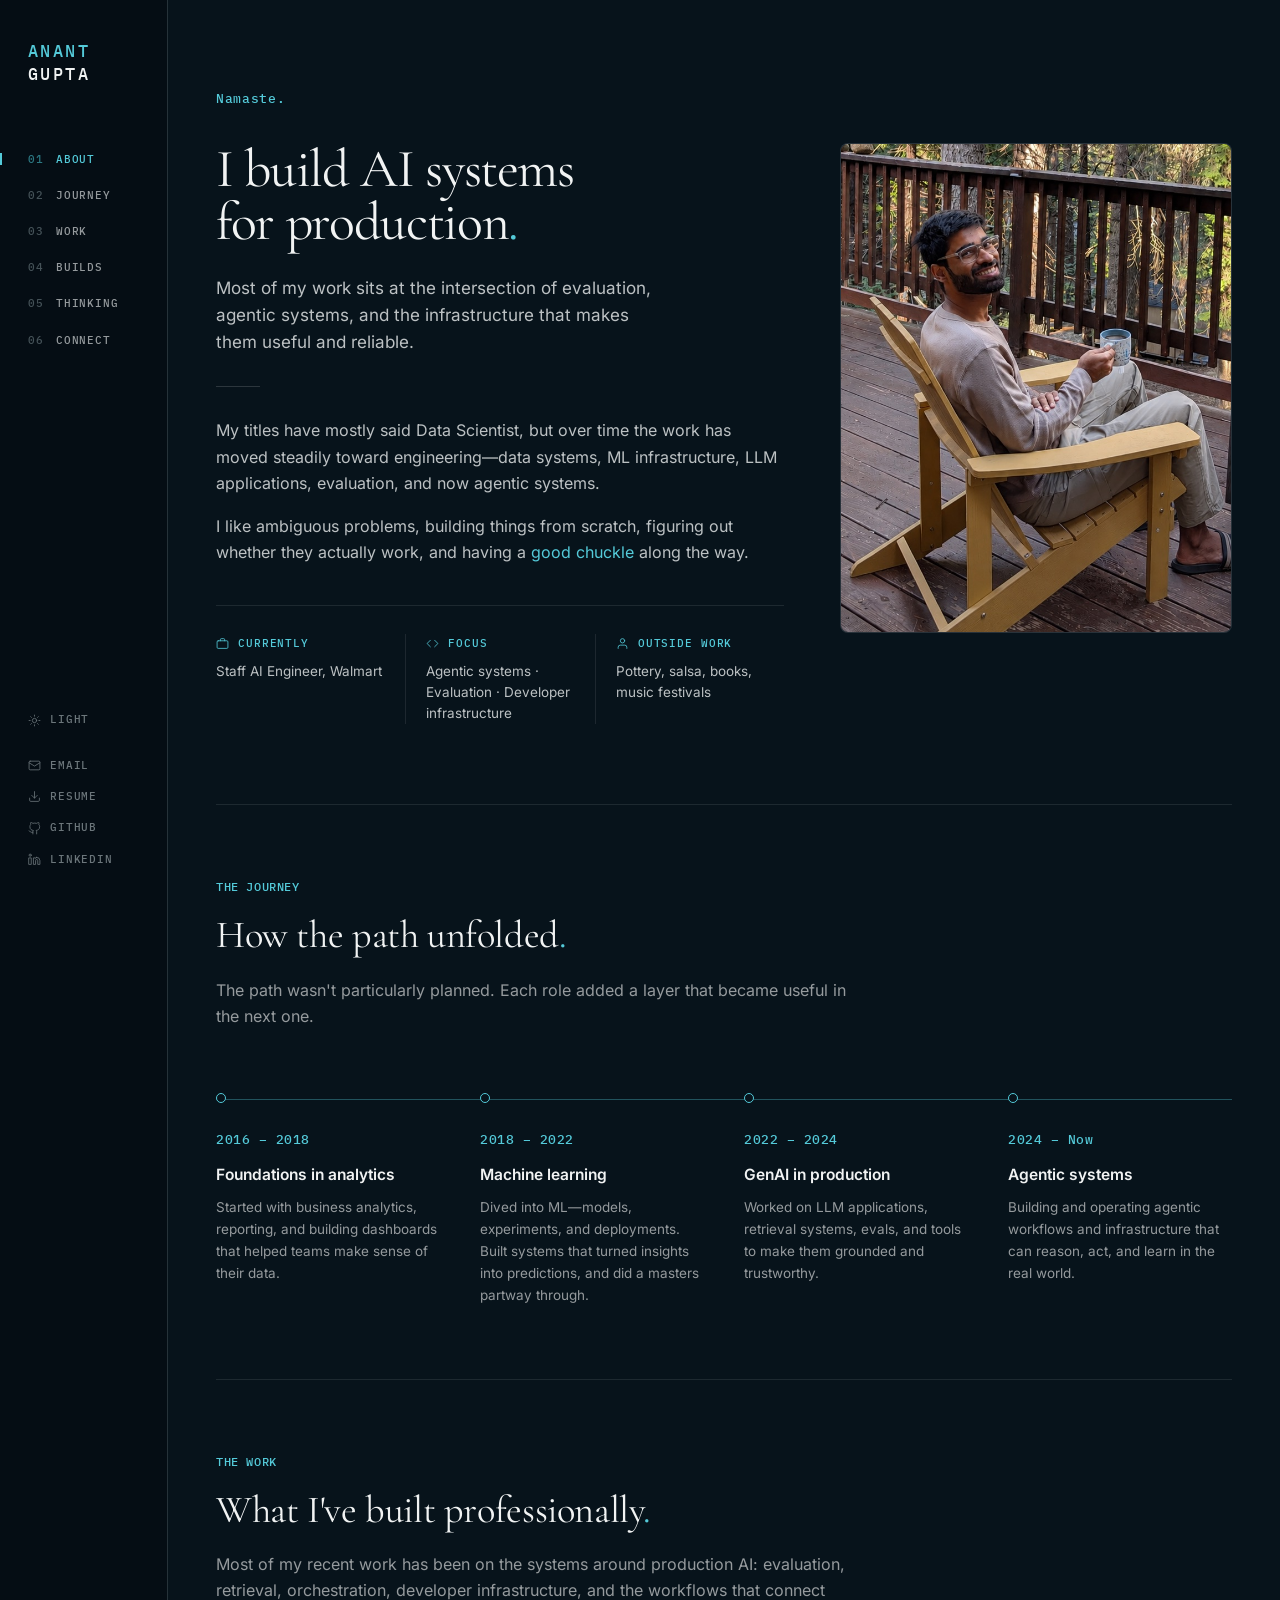
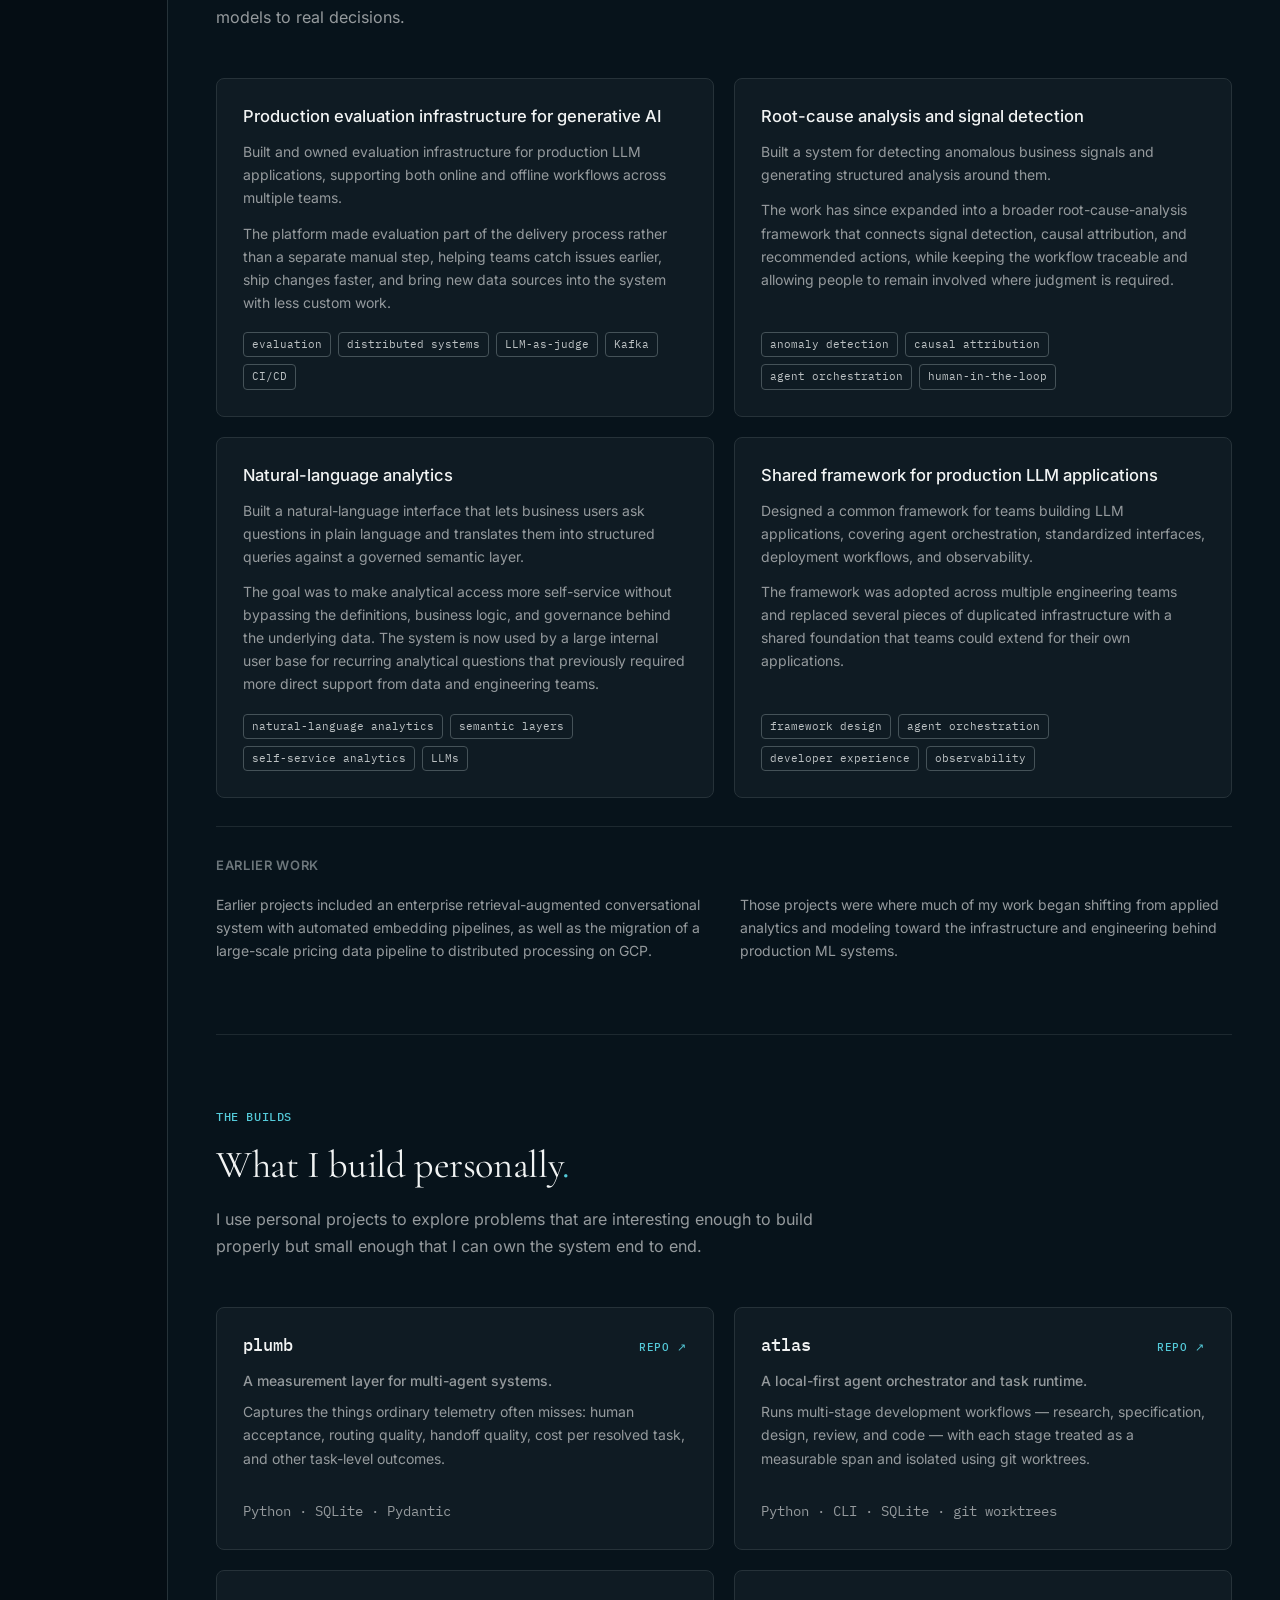
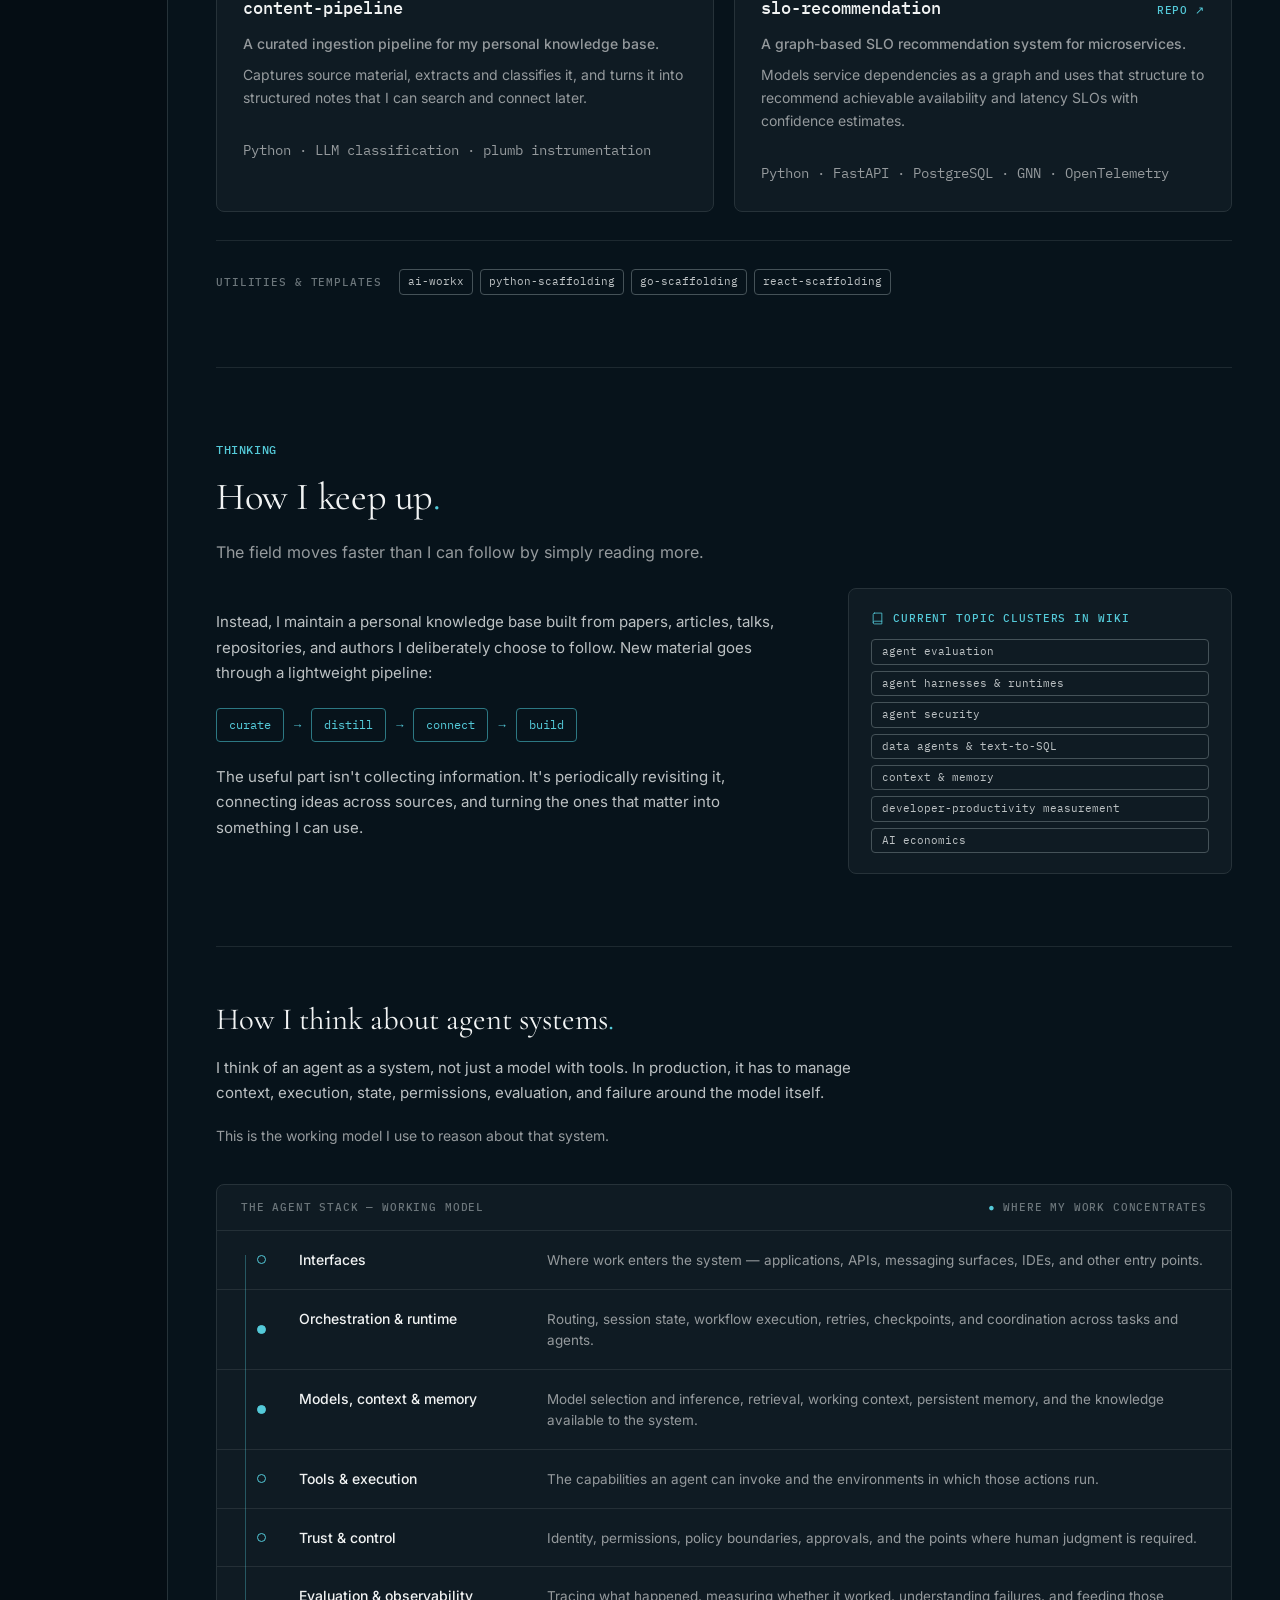
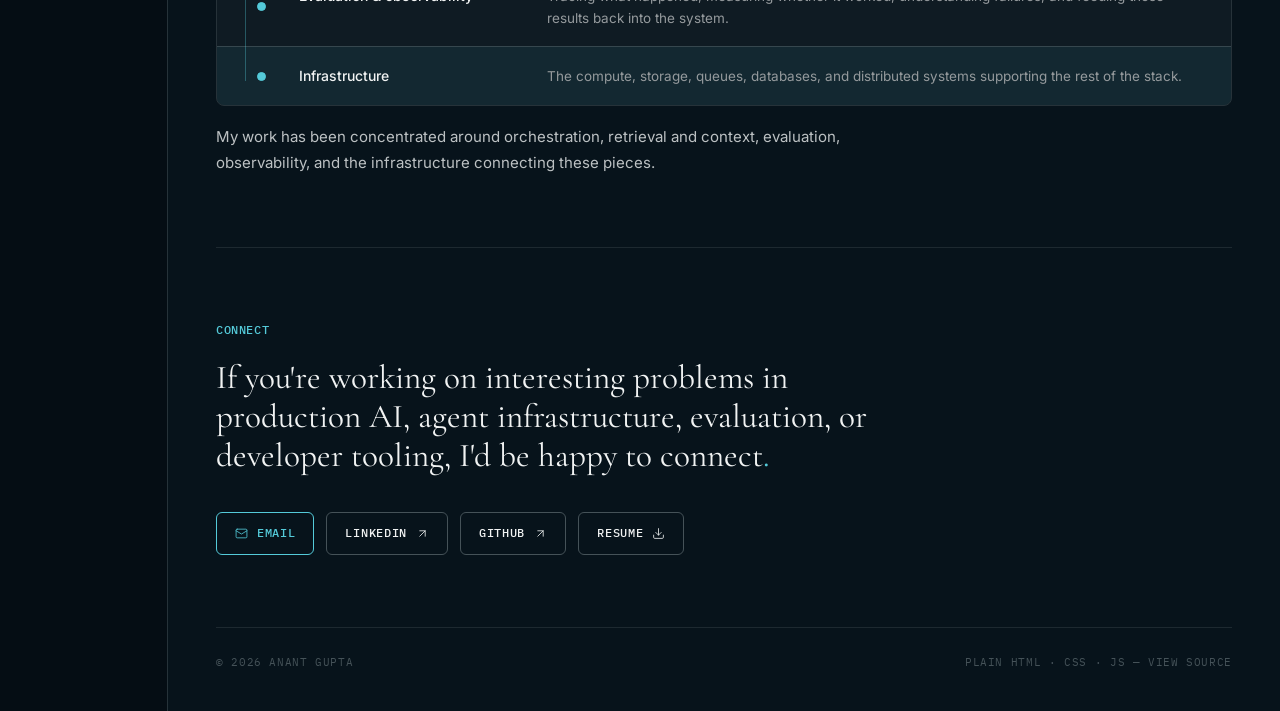
<file: index.html>
<!DOCTYPE html>
<html lang="en" data-theme="dark">
<head>
  <meta charset="utf-8">
  <meta name="viewport" content="width=device-width, initial-scale=1">
  <title>Anant Gupta — Staff AI Engineer / Data Scientist · Walmart Global Tech</title>
  <meta name="description" content="Anant Gupta — Staff AI Engineer / Data Scientist at Walmart Global Tech. Most of my work sits at the intersection of evaluation, agentic systems, and the infrastructure that makes them useful and reliable.">
  <meta name="author" content="Anant Gupta">
  <meta name="theme-color" content="#050D14">

  <meta property="og:type" content="website">
  <meta property="og:title" content="Anant Gupta — Staff AI Engineer / Data Scientist">
  <meta property="og:description" content="Most of my work sits at the intersection of evaluation, agentic systems, and the infrastructure that makes them useful and reliable.">
  <meta property="og:url" content="https://anant-gupta-utexas.github.io/">
  <meta name="twitter:card" content="summary">

  <link rel="canonical" href="https://anant-gupta-utexas.github.io/">
  <link rel="icon" href="assets/images/new_logo.png" type="image/png">

  <link rel="preload" href="assets/fonts/cormorant-garamond-v21-latin-regular.woff2" as="font" type="font/woff2" crossorigin>
  <link rel="preload" href="assets/fonts/inter-v20-latin-regular.woff2" as="font" type="font/woff2" crossorigin>
  <link rel="preload" href="assets/fonts/ibm-plex-mono-v20-latin-regular.woff2" as="font" type="font/woff2" crossorigin>
  <link rel="stylesheet" href="assets/css/style.css?v=20260813j">
  <script>
    // Apply the saved theme before first paint so there's no flash.
    // Dark is the default for first-time visitors.
    (function () {
      var t = 'dark';
      try { if (localStorage.getItem('theme') === 'light') t = 'light'; } catch (e) {}
      document.documentElement.setAttribute('data-theme', t);
    })();
  </script>
</head>
<body>
<a class="skip-link" href="#about">Skip to content</a>

<div class="shell">

<!-- ======= MOBILE TOP BAR (hidden ≥881px) ======= -->
<header class="mobile-bar">
  <div class="mobile-bar-top">
    <a class="brand" href="#about"><span class="brand-accent">ANANT</span> GUPTA</a>
    <button type="button" class="theme-toggle" aria-label="Toggle light and dark theme">
      <svg class="icon-sun" viewBox="0 0 24 24" aria-hidden="true"><circle cx="12" cy="12" r="4"/><path d="M12 2v2M12 20v2M4.93 4.93l1.41 1.41M17.66 17.66l1.41 1.41M2 12h2M20 12h2M4.93 19.07l1.41-1.41M17.66 6.34l1.41-1.41"/></svg>
      <svg class="icon-moon" viewBox="0 0 24 24" aria-hidden="true"><path d="M21 12.79A9 9 0 1 1 11.21 3 7 7 0 0 0 21 12.79z"/></svg>
      <span class="theme-label">Light</span>
    </button>
  </div>
  <nav class="mobile-nav" aria-label="Sections">
    <a href="#about" data-nav="about">About</a>
    <a href="#journey" data-nav="journey">Journey</a>
    <a href="#work" data-nav="work">Work</a>
    <a href="#builds" data-nav="builds">Builds</a>
    <a href="#thinking" data-nav="thinking">Thinking</a>
    <a href="#connect" data-nav="connect">Connect</a>
  </nav>
</header>

<!-- ======= SIDEBAR ======= -->
<aside class="sidebar">
  <div class="sidebar-inner">
    <a class="brand" href="#about"><span class="brand-accent">ANANT</span><br>GUPTA</a>

    <nav class="side-nav" aria-label="Sections">
      <a href="#about" data-nav="about"><span class="n">01</span>About</a>
      <a href="#journey" data-nav="journey"><span class="n">02</span>Journey</a>
      <a href="#work" data-nav="work"><span class="n">03</span>Work</a>
      <a href="#builds" data-nav="builds"><span class="n">04</span>Builds</a>
      <a href="#thinking" data-nav="thinking"><span class="n">05</span>Thinking</a>
      <a href="#connect" data-nav="connect"><span class="n">06</span>Connect</a>
    </nav>

    <div class="side-foot">
      <button type="button" class="theme-toggle" aria-label="Toggle light and dark theme">
        <svg class="icon-sun" viewBox="0 0 24 24" aria-hidden="true"><circle cx="12" cy="12" r="4"/><path d="M12 2v2M12 20v2M4.93 4.93l1.41 1.41M17.66 17.66l1.41 1.41M2 12h2M20 12h2M4.93 19.07l1.41-1.41M17.66 6.34l1.41-1.41"/></svg>
        <svg class="icon-moon" viewBox="0 0 24 24" aria-hidden="true"><path d="M21 12.79A9 9 0 1 1 11.21 3 7 7 0 0 0 21 12.79z"/></svg>
        <span class="theme-label">Light</span>
      </button>
      <div class="foot-rule" aria-hidden="true"></div>
      <a href="mailto:anant.gupta@utexas.edu">
        <svg viewBox="0 0 24 24" aria-hidden="true"><rect x="2" y="4" width="20" height="16" rx="2"/><path d="m22 7-10 6L2 7"/></svg>
        Email</a>
      <a href="assets/anant-gupta-resume.pdf" target="_blank" rel="noopener">
        <svg viewBox="0 0 24 24" aria-hidden="true"><path d="M21 15v4a2 2 0 0 1-2 2H5a2 2 0 0 1-2-2v-4M7 10l5 5 5-5M12 15V3"/></svg>
        Resume</a>
      <a href="https://github.com/anant-gupta-utexas" target="_blank" rel="noopener">
        <svg viewBox="0 0 24 24" aria-hidden="true"><path d="M9 19c-5 1.5-5-2.5-7-3m14 6v-3.87a3.37 3.37 0 0 0-.94-2.61c3.14-.35 6.44-1.54 6.44-7A5.44 5.44 0 0 0 20 4.77 5.07 5.07 0 0 0 19.91 1S18.73.65 16 2.48a13.38 13.38 0 0 0-7 0C6.27.65 5.09 1 5.09 1A5.07 5.07 0 0 0 5 4.77a5.44 5.44 0 0 0-1.5 3.78c0 5.42 3.3 6.61 6.44 7A3.37 3.37 0 0 0 9 18.13V22"/></svg>
        GitHub</a>
      <a href="https://linkedin.com/in/anant-utexas" target="_blank" rel="noopener">
        <svg viewBox="0 0 24 24" aria-hidden="true"><path d="M16 8a6 6 0 0 1 6 6v7h-4v-7a2 2 0 0 0-2-2 2 2 0 0 0-2 2v7h-4V9h4v1a6 6 0 0 1 2-2z"/><rect x="2" y="9" width="4" height="12"/><circle cx="4" cy="4" r="2"/></svg>
        LinkedIn</a>
    </div>
  </div>
</aside>

<!-- ======= MAIN ======= -->
<main>

  <!-- ======= 01 ABOUT ======= -->
  <section id="about" class="hero" aria-label="About">
    <p class="hero-hello">Namaste.</p>
    <div class="hero-grid">
      <div class="hero-copy">
        <h1 class="hero-title">I build AI systems<br>for production<span class="accent">.</span></h1>
        <p class="hero-lede">Most of my work sits at the intersection of evaluation, agentic systems, and the infrastructure that makes them useful and reliable.</p>
        <div class="hero-rule" aria-hidden="true"></div>
        <p>My titles have mostly said Data Scientist, but over time the work has moved steadily toward engineering&mdash;data systems, ML infrastructure, LLM applications, evaluation, and now agentic systems.</p>
        <p>I like ambiguous problems, building things from scratch, figuring out whether they actually work, and having a <span class="accent">good chuckle</span> along the way.</p>

        <div class="hero-meta">
          <div class="meta-block">
            <p class="meta-label">
              <svg viewBox="0 0 24 24" aria-hidden="true"><rect x="2" y="7" width="20" height="14" rx="2"/><path d="M16 7V5a2 2 0 0 0-2-2h-4a2 2 0 0 0-2 2v2"/></svg>
              Currently</p>
            <p class="meta-value">Staff AI Engineer, Walmart</p>
          </div>
          <div class="meta-block">
            <p class="meta-label">
              <svg viewBox="0 0 24 24" aria-hidden="true"><path d="m16 18 6-6-6-6M8 6l-6 6 6 6"/></svg>
              Focus</p>
            <p class="meta-value">Agentic systems &middot; Evaluation &middot; Developer infrastructure</p>
          </div>
          <div class="meta-block">
            <p class="meta-label">
              <svg viewBox="0 0 24 24" aria-hidden="true"><path d="M20 21v-2a4 4 0 0 0-4-4H8a4 4 0 0 0-4 4v2"/><circle cx="12" cy="7" r="4"/></svg>
              Outside work</p>
            <p class="meta-value">Pottery, salsa, books, music festivals</p>
          </div>
        </div>
      </div>

      <figure class="hero-portrait">
        <img src="assets/images/portrait.jpg" alt="Anant Gupta seated on a forest deck, holding a mug of coffee" width="704" height="880">
      </figure>
    </div>
  </section>

  <!-- ======= 02 JOURNEY ======= -->
  <section id="journey" aria-label="The journey">
    <p class="eyebrow">The Journey</p>
    <h2 class="section-title">How the path unfolded<span class="accent">.</span></h2>
    <p class="section-lede">The path wasn't particularly planned. Each role added a layer that became useful in the next one.</p>

    <ol class="path">
      <li>
        <p class="path-era">2016 &ndash; 2018</p>
        <h3 class="path-title">Foundations in analytics</h3>
        <p class="path-desc">Started with business analytics, reporting, and building dashboards that helped teams make sense of their data.</p>
      </li>
      <li>
        <p class="path-era">2018 &ndash; 2022</p>
        <h3 class="path-title">Machine learning</h3>
        <p class="path-desc">Dived into ML&mdash;models, experiments, and deployments. Built systems that turned insights into predictions, and did a masters partway through.</p>
      </li>
      <li>
        <p class="path-era">2022 &ndash; 2024</p>
        <h3 class="path-title">GenAI in production</h3>
        <p class="path-desc">Worked on LLM applications, retrieval systems, evals, and tools to make them grounded and trustworthy.</p>
      </li>
      <li>
        <p class="path-era">2024 &ndash; Now</p>
        <h3 class="path-title">Agentic systems</h3>
        <p class="path-desc">Building and operating agentic workflows and infrastructure that can reason, act, and learn in the real world.</p>
      </li>
    </ol>

  </section>

  <!-- ======= 03 WORK ======= -->
  <section id="work" aria-label="Professional work">
    <p class="eyebrow">The Work</p>
    <h2 class="section-title">What I've built professionally<span class="accent">.</span></h2>
    <p class="section-lede">Most of my recent work has been on the systems around production AI: evaluation, retrieval, orchestration, developer infrastructure, and the workflows that connect models to real decisions.</p>

    <div class="card-grid">
      <article class="card">
        <h3>Production evaluation infrastructure for generative AI</h3>
        <p>Built and owned evaluation infrastructure for production LLM applications, supporting both online and offline workflows across multiple teams.</p>
        <p>The platform made evaluation part of the delivery process rather than a separate manual step, helping teams catch issues earlier, ship changes faster, and bring new data sources into the system with less custom work.</p>
        <div class="tags">
          <span class="tag">evaluation</span><span class="tag">distributed systems</span><span class="tag">LLM-as-judge</span><span class="tag">Kafka</span><span class="tag">CI/CD</span>
        </div>
      </article>

      <article class="card">
        <h3>Root-cause analysis and signal detection</h3>
        <p>Built a system for detecting anomalous business signals and generating structured analysis around them.</p>
        <p>The work has since expanded into a broader root-cause-analysis framework that connects signal detection, causal attribution, and recommended actions, while keeping the workflow traceable and allowing people to remain involved where judgment is required.</p>
        <div class="tags">
          <span class="tag">anomaly detection</span><span class="tag">causal attribution</span><span class="tag">agent orchestration</span><span class="tag">human-in-the-loop</span>
        </div>
      </article>

      <article class="card">
        <h3>Natural-language analytics</h3>
        <p>Built a natural-language interface that lets business users ask questions in plain language and translates them into structured queries against a governed semantic layer.</p>
        <p>The goal was to make analytical access more self-service without bypassing the definitions, business logic, and governance behind the underlying data. The system is now used by a large internal user base for recurring analytical questions that previously required more direct support from data and engineering teams.</p>
        <div class="tags">
          <span class="tag">natural-language analytics</span><span class="tag">semantic layers</span><span class="tag">self-service analytics</span><span class="tag">LLMs</span>
        </div>
      </article>

      <article class="card">
        <h3>Shared framework for production LLM applications</h3>
        <p>Designed a common framework for teams building LLM applications, covering agent orchestration, standardized interfaces, deployment workflows, and observability.</p>
        <p>The framework was adopted across multiple engineering teams and replaced several pieces of duplicated infrastructure with a shared foundation that teams could extend for their own applications.</p>
        <div class="tags">
          <span class="tag">framework design</span><span class="tag">agent orchestration</span><span class="tag">developer experience</span><span class="tag">observability</span>
        </div>
      </article>
    </div>

    <div class="earlier">
      <h3>Earlier work</h3>
      <div class="earlier-cols">
        <p>Earlier projects included an enterprise retrieval-augmented conversational system with automated embedding pipelines, as well as the migration of a large-scale pricing data pipeline to distributed processing on GCP.</p>
        <p>Those projects were where much of my work began shifting from applied analytics and modeling toward the infrastructure and engineering behind production ML systems.</p>
      </div>
    </div>
  </section>

  <!-- ======= 04 BUILDS ======= -->
  <section id="builds" aria-label="Personal builds">
    <p class="eyebrow">The Builds</p>
    <h2 class="section-title">What I build personally<span class="accent">.</span></h2>
    <p class="section-lede">I use personal projects to explore problems that are interesting enough to build properly but small enough that I can own the system end to end.</p>

    <div class="card-grid">
      <article class="card">
        <div class="build-head">
          <h3 class="build-name">plumb</h3>
          <a class="repo-link" href="https://github.com/anant-gupta-utexas/plumb" target="_blank" rel="noopener">Repo &#8599;</a>
        </div>
        <p class="build-tagline">A measurement layer for multi-agent systems.</p>
        <p class="build-desc">Captures the things ordinary telemetry often misses: human acceptance, routing quality, handoff quality, cost per resolved task, and other task-level outcomes.</p>
        <p class="build-stack">Python &middot; SQLite &middot; Pydantic</p>
      </article>

      <article class="card">
        <div class="build-head">
          <h3 class="build-name">atlas</h3>
          <a class="repo-link" href="https://github.com/anant-gupta-utexas/atlas" target="_blank" rel="noopener">Repo &#8599;</a>
        </div>
        <p class="build-tagline">A local-first agent orchestrator and task runtime.</p>
        <p class="build-desc">Runs multi-stage development workflows &mdash; research, specification, design, review, and code &mdash; with each stage treated as a measurable span and isolated using git worktrees.</p>
        <p class="build-stack">Python &middot; CLI &middot; SQLite &middot; git worktrees</p>
      </article>

      <article class="card">
        <div class="build-head">
          <h3 class="build-name">content-pipeline</h3>
          <!-- Repo link intentionally omitted: the repository is private. -->
        </div>
        <p class="build-tagline">A curated ingestion pipeline for my personal knowledge base.</p>
        <p class="build-desc">Captures source material, extracts and classifies it, and turns it into structured notes that I can search and connect later.</p>
        <p class="build-stack">Python &middot; LLM classification &middot; plumb instrumentation</p>
      </article>

      <article class="card">
        <div class="build-head">
          <h3 class="build-name">slo-recommendation</h3>
          <a class="repo-link" href="https://github.com/anant-gupta-utexas/slo-recommendation-engine" target="_blank" rel="noopener">Repo &#8599;</a>
        </div>
        <p class="build-tagline">A graph-based SLO recommendation system for microservices.</p>
        <p class="build-desc">Models service dependencies as a graph and uses that structure to recommend achievable availability and latency SLOs with confidence estimates.</p>
        <p class="build-stack">Python &middot; FastAPI &middot; PostgreSQL &middot; GNN &middot; OpenTelemetry</p>
      </article>
    </div>

    <div class="utilities">
      <span class="utilities-label">Utilities &amp; templates</span>
      <div class="tags">
        <a class="tag" href="https://github.com/anant-gupta-utexas/ai-workx" target="_blank" rel="noopener">ai-workx</a>
        <a class="tag" href="https://github.com/anant-gupta-utexas/python-scaffolding" target="_blank" rel="noopener">python-scaffolding</a>
        <a class="tag" href="https://github.com/anant-gupta-utexas/go-scaffolding" target="_blank" rel="noopener">go-scaffolding</a>
        <a class="tag" href="https://github.com/anant-gupta-utexas/react-scaffolding" target="_blank" rel="noopener">react-scaffolding</a>
      </div>
    </div>
  </section>

  <!-- ======= 05 THINKING ======= -->
  <section id="thinking" aria-label="How I keep up and how I think">
    <p class="eyebrow">Thinking</p>
    <h2 class="section-title">How I keep up<span class="accent">.</span></h2>
    <p class="section-lede">The field moves faster than I can follow by simply reading more.</p>

    <div class="keepup-grid">
      <div class="keepup-copy">
        <p>Instead, I maintain a personal knowledge base built from papers, articles, talks, repositories, and authors I deliberately choose to follow. New material goes through a lightweight pipeline:</p>
        <div class="pipeline" aria-label="Pipeline: curate, distill, connect, build">
          <span class="step">curate</span><span class="arrow">&rarr;</span><span class="step">distill</span><span class="arrow">&rarr;</span><span class="step">connect</span><span class="arrow">&rarr;</span><span class="step">build</span>
        </div>
        <p>The useful part isn't collecting information. It's periodically revisiting it, connecting ideas across sources, and turning the ones that matter into something I can use.</p>
      </div>

      <div class="topics-panel">
        <p class="meta-label">
          <svg viewBox="0 0 24 24" aria-hidden="true"><path d="M4 19.5A2.5 2.5 0 0 1 6.5 17H20"/><path d="M6.5 2H20v20H6.5A2.5 2.5 0 0 1 4 19.5v-15A2.5 2.5 0 0 1 6.5 2z"/></svg>
          Current topic clusters in wiki</p>
        <div class="tags">
          <span class="tag">agent evaluation</span>
          <span class="tag">agent harnesses &amp; runtimes</span>
          <span class="tag">agent security</span>
          <span class="tag">data agents &amp; text-to-SQL</span>
          <span class="tag">context &amp; memory</span>
          <span class="tag">developer-productivity measurement</span>
          <span class="tag">AI economics</span>
        </div>
      </div>
    </div>

    <div class="thinking-sub">
      <h3 class="sub-title">How I think about agent systems<span class="accent">.</span></h3>
      <p>I think of an agent as a system, not just a model with tools. In production, it has to manage context, execution, state, permissions, evaluation, and failure around the model itself.</p>
      <p class="dim">This is the working model I use to reason about that system.</p>

      <div class="stack-panel">
        <div class="stack-caption">
          <span>The agent stack &mdash; working model</span>
          <span><span class="dot">&#9679;</span>&nbsp;Where my work concentrates</span>
        </div>
        <div class="stack-rows">
          <div class="stack-row">
            <span class="marker" aria-hidden="true"></span>
            <p class="layer-name">Interfaces</p>
            <p class="layer-desc">Where work enters the system &mdash; applications, APIs, messaging surfaces, IDEs, and other entry points.</p>
          </div>
          <div class="stack-row focus">
            <span class="marker" aria-hidden="true"></span>
            <p class="layer-name">Orchestration &amp; runtime</p>
            <p class="layer-desc">Routing, session state, workflow execution, retries, checkpoints, and coordination across tasks and agents.</p>
          </div>
          <div class="stack-row focus">
            <span class="marker" aria-hidden="true"></span>
            <p class="layer-name">Models, context &amp; memory</p>
            <p class="layer-desc">Model selection and inference, retrieval, working context, persistent memory, and the knowledge available to the system.</p>
          </div>
          <div class="stack-row">
            <span class="marker" aria-hidden="true"></span>
            <p class="layer-name">Tools &amp; execution</p>
            <p class="layer-desc">The capabilities an agent can invoke and the environments in which those actions run.</p>
          </div>
          <div class="stack-row">
            <span class="marker" aria-hidden="true"></span>
            <p class="layer-name">Trust &amp; control</p>
            <p class="layer-desc">Identity, permissions, policy boundaries, approvals, and the points where human judgment is required.</p>
          </div>
          <div class="stack-row focus">
            <span class="marker" aria-hidden="true"></span>
            <p class="layer-name">Evaluation &amp; observability</p>
            <p class="layer-desc">Tracing what happened, measuring whether it worked, understanding failures, and feeding those results back into the system.</p>
          </div>
          <div class="stack-row focus foundation">
            <span class="marker" aria-hidden="true"></span>
            <p class="layer-name">Infrastructure</p>
            <p class="layer-desc">The compute, storage, queues, databases, and distributed systems supporting the rest of the stack.</p>
          </div>
        </div>
      </div>
      <p class="stack-note">My work has been concentrated around orchestration, retrieval and context, evaluation, observability, and the infrastructure connecting these pieces.</p>
    </div>
  </section>

  <!-- ======= 06 CONNECT ======= -->
  <section id="connect" aria-label="Connect">
    <p class="eyebrow">Connect</p>
    <h2 class="connect-title">If you're working on interesting problems in production AI, agent infrastructure, evaluation, or developer tooling, I'd be happy to connect<span class="accent">.</span></h2>

    <div class="connect-actions">
      <a class="btn btn-primary" href="mailto:anant.gupta@utexas.edu">
        <svg viewBox="0 0 24 24" aria-hidden="true"><rect x="2" y="4" width="20" height="16" rx="2"/><path d="m22 7-10 6L2 7"/></svg>
        Email</a>
      <a class="btn" href="https://linkedin.com/in/anant-utexas" target="_blank" rel="noopener">LinkedIn
        <svg viewBox="0 0 24 24" aria-hidden="true"><path d="M7 17 17 7M7 7h10v10"/></svg></a>
      <a class="btn" href="https://github.com/anant-gupta-utexas" target="_blank" rel="noopener">GitHub
        <svg viewBox="0 0 24 24" aria-hidden="true"><path d="M7 17 17 7M7 7h10v10"/></svg></a>
      <a class="btn" href="assets/anant-gupta-resume.pdf" target="_blank" rel="noopener">Resume
        <svg viewBox="0 0 24 24" aria-hidden="true"><path d="M21 15v4a2 2 0 0 1-2 2H5a2 2 0 0 1-2-2v-4M7 10l5 5 5-5M12 15V3"/></svg></a>
    </div>

  </section>

  <footer>
    <span>&copy; 2026 Anant Gupta</span>
    <a href="https://github.com/anant-gupta-utexas/anant-gupta-utexas.github.io" target="_blank" rel="noopener">Plain HTML &middot; CSS &middot; JS &mdash; view source</a>
  </footer>

</main>
</div>

<script src="assets/js/main.js?v=20260813" defer></script>
</body>
</html>
</file>
<file: assets/css/style.css>
/* ==========================================================================
   anant-gupta-utexas.github.io — style.css
   Editorial-meets-engineering portfolio. Deep blue-charcoal canvas, serif
   headlines, sans body, mono labels, one muted cyan accent. No gradients,
   no glows, no heavy shadows. See DESIGN.md for the full system.
   ========================================================================== */

/* ---------- Fonts (self-hosted, latin subset) ---------- */
@font-face { font-family: "Cormorant Garamond"; font-style: normal; font-weight: 400; font-display: swap; src: url("../fonts/cormorant-garamond-v21-latin-regular.woff2") format("woff2"); }
@font-face { font-family: "Cormorant Garamond"; font-style: normal; font-weight: 500; font-display: swap; src: url("../fonts/cormorant-garamond-v21-latin-500.woff2") format("woff2"); }
@font-face { font-family: "Cormorant Garamond"; font-style: italic; font-weight: 400; font-display: swap; src: url("../fonts/cormorant-garamond-v21-latin-italic.woff2") format("woff2"); }
@font-face { font-family: "Inter"; font-style: normal; font-weight: 400; font-display: swap; src: url("../fonts/inter-v20-latin-regular.woff2") format("woff2"); }
@font-face { font-family: "Inter"; font-style: normal; font-weight: 500; font-display: swap; src: url("../fonts/inter-v20-latin-500.woff2") format("woff2"); }
@font-face { font-family: "Inter"; font-style: normal; font-weight: 600; font-display: swap; src: url("../fonts/inter-v20-latin-600.woff2") format("woff2"); }
@font-face { font-family: "IBM Plex Mono"; font-style: normal; font-weight: 400; font-display: swap; src: url("../fonts/ibm-plex-mono-v20-latin-regular.woff2") format("woff2"); }
@font-face { font-family: "IBM Plex Mono"; font-style: normal; font-weight: 500; font-display: swap; src: url("../fonts/ibm-plex-mono-v20-latin-500.woff2") format("woff2"); }

/* ---------- Tokens (dark is canonical; light overrides below) ---------- */
:root {
  --bg-page: #07131B;
  --bg-sidebar: #050D14;
  --bg-surface: #0F1B23;
  --bg-surface-hover: #12232D;
  --text-primary: #F1F3F3;
  --text-body: #BCC1C3;
  --text-secondary: #959A9D;
  --text-muted: #6C767B;
  --text-faint: #455258;
  --accent: #54CAD9;
  --accent-bright: #61DCE8;
  --accent-muted: #2C7883;
  --accent-bg: rgba(84, 202, 217, 0.08);
  --accent-selection: rgba(84, 202, 217, 0.22);
  --border: #263239;
  --border-subtle: rgba(188, 193, 195, 0.12);
  --rule: rgba(188, 193, 195, 0.20);
  --tag-border: #455258;
  --timeline-rail: rgba(84, 202, 217, 0.35);
  --card-hover-border: rgba(84, 202, 217, 0.35);
  --portrait-border: rgba(188, 193, 195, 0.14);
  --font-serif: "Cormorant Garamond", Georgia, serif;
  --font-sans: "Inter", "Helvetica Neue", Arial, sans-serif;
  --font-mono: "IBM Plex Mono", "SFMono-Regular", Consolas, monospace;
  --sidebar-w: 168px;
  --content-max: 1180px;
  --gutter: 48px;
  --radius-sm: 4px;
  --radius-md: 8px;
  --ease: 160ms ease;
}
:root[data-theme="light"] {
  --bg-page: #F6F6F3;
  --bg-sidebar: #EFEFEA;
  --bg-surface: #FCFCFA;
  --bg-surface-hover: #F2F2ED;
  --text-primary: #171F24;
  --text-body: #3A454B;
  --text-secondary: #5C676D;
  --text-muted: #79838A;
  --text-faint: #A6AEB3;
  --accent: #0F7A8A;
  --accent-bright: #0B6472;
  --accent-muted: #7CB9C1;
  --accent-bg: rgba(15, 122, 138, 0.07);
  --accent-selection: rgba(15, 122, 138, 0.18);
  --border: #DFDFD9;
  --border-subtle: rgba(23, 31, 36, 0.12);
  --rule: rgba(23, 31, 36, 0.20);
  --tag-border: #B9C0C4;
  --timeline-rail: rgba(15, 122, 138, 0.30);
  --card-hover-border: var(--accent-muted);
  --portrait-border: var(--border);
}

/* ---------- Base ---------- */
*, *::before, *::after { box-sizing: border-box; }
html { scroll-behavior: smooth; }
body {
  margin: 0;
  background: var(--bg-page);
  color: var(--text-body);
  font-family: var(--font-sans);
  font-size: 16px;
  line-height: 1.65;
  -webkit-font-smoothing: antialiased;
  text-rendering: optimizeLegibility;
}
::selection { background: var(--accent-selection); color: var(--text-primary); }
img { max-width: 100%; display: block; }
a { color: inherit; text-decoration: none; transition: color var(--ease), border-color var(--ease), background var(--ease); }
h1, h2, h3, h4, p, figure, ul, ol { margin: 0; }
button { font: inherit; color: inherit; background: none; border: none; padding: 0; cursor: pointer; }
:focus-visible { outline: 2px solid var(--accent); outline-offset: 3px; border-radius: 2px; }
.skip-link { position: absolute; left: -9999px; top: 0; z-index: 99; padding: 10px 16px; background: var(--bg-surface); color: var(--text-primary); font-family: var(--font-mono); font-size: 12px; }
.skip-link:focus { left: 8px; top: 8px; }

/* ---------- Shell ---------- */
.shell { display: grid; grid-template-columns: var(--sidebar-w) minmax(0, 1fr); min-height: 100vh; }
main { max-width: var(--content-max); width: 100%; margin: 0 auto; padding: 0 var(--gutter); }

/* ---------- Sidebar ---------- */
.sidebar { background: var(--bg-sidebar); border-right: 1px solid var(--border); }
.sidebar-inner { position: sticky; top: 0; height: 100vh; display: flex; flex-direction: column; padding: 40px 28px 32px; }
.brand { font-family: var(--font-mono); font-size: 17px; font-weight: 500; letter-spacing: 0.14em; line-height: 1.35; color: var(--text-primary); }
.brand .brand-accent { color: var(--accent); }
.side-nav {
  display: flex;
  flex-direction: column;
  gap: 18px;
  margin-top: 64px;
  font-family: var(--font-mono);
  font-size: 11px;
  font-weight: 500;
  letter-spacing: 0.08em;
  text-transform: uppercase;
}
.side-nav a { position: relative; display: flex; gap: 12px; color: var(--text-secondary); }
.side-nav a .n { color: var(--text-faint); transition: color var(--ease); }
.side-nav a:hover { color: var(--text-primary); }
.side-nav a.active { color: var(--accent); }
.side-nav a.active .n { color: var(--accent-muted); }
.side-nav a.active::before { content: ""; position: absolute; left: -28px; top: 50%; transform: translateY(-50%); width: 2px; height: 12px; background: var(--accent); }
.side-foot {
  margin-top: auto;
  display: flex;
  flex-direction: column;
  gap: 14px;
  font-family: var(--font-mono);
  font-size: 10.5px;
  font-weight: 500;
  letter-spacing: 0.08em;
  text-transform: uppercase;
  color: var(--text-muted);
}
.side-foot a, .side-foot button { display: flex; align-items: center; gap: 9px; color: var(--text-muted); font: inherit; letter-spacing: inherit; text-transform: inherit; }
.side-foot a:hover, .side-foot button:hover { color: var(--accent); }
.side-foot svg { width: 13px; height: 13px; stroke: currentColor; fill: none; stroke-width: 1.5; stroke-linecap: round; stroke-linejoin: round; flex: none; }

/* Theme toggle shows the mode it switches TO. */
.icon-moon { display: none; }
:root[data-theme="light"] .icon-sun { display: none; }
:root[data-theme="light"] .icon-moon { display: block; }

/* ---------- Section scaffolding ---------- */
.mobile-bar { display: none; }
section { padding: 72px 0; border-bottom: 1px solid var(--border-subtle); scroll-margin-top: 24px; }
section:last-of-type { border-bottom: none; }
.eyebrow { font-family: var(--font-mono); font-size: 12px; font-weight: 500; letter-spacing: 0.05em; text-transform: uppercase; color: var(--accent); }
.section-title {
  font-family: var(--font-serif);
  font-size: clamp(34px, 3vw, 48px);
  line-height: 1.08;
  font-weight: 400;
  letter-spacing: -0.01em;
  color: var(--text-primary);
  margin-top: 18px;
  max-width: 21em;
}
.section-lede { margin-top: 20px; max-width: 640px; color: var(--text-secondary); }
.accent { color: var(--accent); }

/* ---------- Hero ---------- */
.hero { padding-top: 88px; padding-bottom: 80px; }
.hero-hello { font-family: var(--font-mono); font-size: 13px; font-weight: 500; letter-spacing: 0.05em; color: var(--accent); }
/* Two columns: copy (with the facts band nested at its foot) | portrait. */
.hero-grid { display: grid; grid-template-columns: 1.45fr 1fr; gap: 56px; margin-top: 34px; align-items: start; }
.hero-title {
  font-family: var(--font-serif);
  font-size: clamp(44px, 4.2vw, 62px);
  line-height: 0.98;
  font-weight: 400;
  letter-spacing: -0.025em;
  color: var(--text-primary);
}
.hero-lede { margin-top: 26px; font-size: 17px; line-height: 1.6; color: var(--text-body); max-width: 26em; }
.hero-rule { width: 44px; height: 1px; background: var(--rule); margin: 30px 0; }
.hero-copy > p + p { margin-top: 16px; }

/* Hero facts band — sits at the foot of the copy column, hairline-divided */
.hero-meta {
  display: grid;
  grid-template-columns: repeat(3, 1fr);
  margin-top: 40px;
  padding-top: 28px;
  border-top: 1px solid var(--border-subtle);
}
.meta-block { padding: 0 20px; }
.meta-block:first-child { padding-left: 0; }
.meta-block:last-child { padding-right: 0; }
.meta-block + .meta-block { border-left: 1px solid var(--border-subtle); }
.meta-label {
  display: flex;
  align-items: center;
  gap: 9px;
  font-family: var(--font-mono);
  font-size: 11px;
  font-weight: 500;
  letter-spacing: 0.08em;
  text-transform: uppercase;
  color: var(--accent);
}
.meta-label svg { width: 13px; height: 13px; stroke: currentColor; fill: none; stroke-width: 1.5; stroke-linecap: round; stroke-linejoin: round; flex: none; }
.meta-value { margin-top: 9px; font-size: 13.5px; line-height: 1.55; color: var(--text-body); }

/* Hero portrait — the source file is already cropped to 4:5, so `cover`
   fills the frame without cropping further. */
.hero-portrait { aspect-ratio: 4 / 5; background: var(--bg-surface); border: 1px solid var(--portrait-border); border-radius: var(--radius-md); overflow: hidden; }
.hero-portrait img { width: 100%; height: 100%; object-fit: cover; }

/* ---------- Buttons ---------- */
.btn {
  display: inline-flex;
  align-items: center;
  gap: 9px;
  padding: 11px 18px;
  border: 1px solid var(--tag-border);
  border-radius: 6px;
  font-family: var(--font-mono);
  font-size: 11.5px;
  font-weight: 500;
  letter-spacing: 0.06em;
  text-transform: uppercase;
  color: var(--text-primary);
}
.btn:hover { background: var(--accent-bg); border-color: var(--accent-muted); }
.btn.btn-primary { border-color: var(--accent); color: var(--accent); }
.btn svg { width: 13px; height: 13px; stroke: currentColor; fill: none; stroke-width: 1.5; stroke-linecap: round; stroke-linejoin: round; flex: none; }

/* ---------- Journey path (horizontal timeline; vertical below 980px) ---------- */
.path { list-style: none; padding: 0; margin: 64px 0 0; position: relative; display: grid; grid-template-columns: repeat(4, 1fr); gap: 40px; }
.path::before { content: ""; position: absolute; top: 6px; left: 0; right: 0; height: 1px; background: var(--timeline-rail); }
.path li { position: relative; padding-top: 36px; }
.path li::before { content: ""; position: absolute; top: 0; left: 0; width: 10px; height: 10px; border: 1.5px solid var(--accent); border-radius: 50%; background: var(--bg-page); z-index: 1; }
.path-era { font-family: var(--font-mono); font-size: 12.5px; font-weight: 500; letter-spacing: 0.04em; color: var(--accent); }
.path-title { margin-top: 12px; font-size: 15.5px; font-weight: 600; color: var(--text-primary); }
.path-desc { margin-top: 10px; font-size: 13.5px; line-height: 1.62; color: var(--text-secondary); }
@media (max-width: 980px) {
  .path { display: block; margin-top: 56px; }
  .path::before { top: 6px; bottom: 6px; left: 5px; right: auto; width: 1px; height: auto; }
  .path li { padding: 0 0 40px 40px; }
  .path li:last-child { padding-bottom: 0; }
  .path li::before { top: 2px; }
  .path-desc { max-width: 560px; }
}

/* ---------- Cards (work + builds) ---------- */
.card-grid { display: grid; grid-template-columns: 1fr 1fr; gap: 20px; margin-top: 48px; }
.card {
  display: flex;
  flex-direction: column;
  background: var(--bg-surface);
  border: 1px solid var(--border);
  border-radius: var(--radius-md);
  padding: 26px;
  transition: background var(--ease), border-color var(--ease), transform var(--ease);
}
.card:hover { background: var(--bg-surface-hover); border-color: var(--card-hover-border); transform: translateY(-1px); }
.card h3 { font-size: 16.5px; font-weight: 500; line-height: 1.4; color: var(--text-primary); }
.card p { margin-top: 12px; font-size: 14px; line-height: 1.65; color: var(--text-secondary); }
.card .tags { margin-top: auto; padding-top: 18px; }
.tags { display: flex; flex-wrap: wrap; gap: 7px; }
.tag {
  background: transparent;
  color: var(--text-body);
  border: 1px solid var(--tag-border);
  border-radius: var(--radius-sm);
  padding: 4px 8px;
  font-family: var(--font-mono);
  font-size: 11px;
  line-height: 1.4;
  white-space: nowrap;
}
a.tag:hover { border-color: var(--accent-muted); color: var(--accent); }

/* Earlier work — quieter, no card chrome */
.earlier { margin-top: 28px; padding-top: 28px; border-top: 1px solid var(--border-subtle); }
.earlier h3 { font-size: 13px; font-weight: 600; letter-spacing: 0.05em; text-transform: uppercase; color: var(--text-muted); }
.earlier-cols { margin-top: 16px; display: grid; grid-template-columns: 1fr 1fr; gap: 32px; }
.earlier-cols p { font-size: 14px; line-height: 1.65; color: var(--text-secondary); }

/* ---------- Builds ---------- */
.build-head { display: flex; align-items: baseline; justify-content: space-between; gap: 16px; }
.build-name { font-family: var(--font-mono); font-size: 15.5px; font-weight: 500; color: var(--text-primary); }
.repo-link { font-family: var(--font-mono); font-size: 10.5px; font-weight: 500; letter-spacing: 0.06em; text-transform: uppercase; color: var(--accent); white-space: nowrap; }
.repo-link:hover { color: var(--accent-bright); }
.build-tagline { margin-top: 12px; font-size: 14.5px; font-weight: 500; color: var(--text-body); }
.card p.build-desc { margin-top: 8px; }
.build-stack { margin-top: auto; padding-top: 18px; font-family: var(--font-mono); font-size: 11px; color: var(--text-muted); }
.utilities { margin-top: 28px; padding-top: 28px; border-top: 1px solid var(--border-subtle); display: flex; flex-wrap: wrap; align-items: center; gap: 12px 18px; }
.utilities .utilities-label { font-family: var(--font-mono); font-size: 11px; font-weight: 500; letter-spacing: 0.08em; text-transform: uppercase; color: var(--text-muted); }

/* ---------- Thinking ---------- */
.keepup-grid { display: grid; grid-template-columns: 1.5fr 1fr; gap: 56px; margin-top: 44px; align-items: start; }
.keepup-copy p + p { margin-top: 16px; }
.keepup-copy p { font-size: 15px; line-height: 1.7; color: var(--text-body); }
.pipeline { display: flex; flex-wrap: wrap; align-items: center; gap: 10px; margin: 22px 0; }
.pipeline .step { font-family: var(--font-mono); font-size: 12px; color: var(--accent); border: 1px solid var(--accent-muted); border-radius: var(--radius-sm); padding: 6px 12px; }
.pipeline .arrow { color: var(--accent); font-family: var(--font-mono); font-size: 12px; }
/* The negative margin is optical alignment: it lifts the box by its own top
   padding + border so the label lands on the copy's first line, instead of
   the border landing there and the text sitting 25px low. */
.topics-panel { background: var(--bg-surface); border: 1px solid var(--border); border-radius: var(--radius-md); padding: 20px 22px; margin-top: -21px; }
.topics-panel .meta-label { margin-bottom: 12px; }
/* One cluster per row, chips stretched so the list reads as a stack. */
.topics-panel .tags { flex-direction: column; align-items: stretch; gap: 6px; }
.topics-panel .tag { white-space: normal; padding: 4px 10px; }

/* Agent-systems working model */
.thinking-sub { margin-top: 72px; padding-top: 56px; border-top: 1px solid var(--border-subtle); }
.sub-title { font-family: var(--font-serif); font-size: clamp(28px, 2.4vw, 38px); line-height: 1.1; font-weight: 400; color: var(--text-primary); }
.thinking-sub > p { margin-top: 18px; max-width: 640px; color: var(--text-body); font-size: 15px; line-height: 1.7; }
.thinking-sub > p.dim { color: var(--text-secondary); font-size: 14px; }
.stack-panel { margin-top: 36px; background: var(--bg-surface); border: 1px solid var(--border); border-radius: var(--radius-md); overflow: hidden; }
.stack-caption {
  display: flex;
  justify-content: space-between;
  gap: 16px;
  padding: 14px 24px;
  border-bottom: 1px solid var(--border-subtle);
  font-family: var(--font-mono);
  font-size: 10.5px;
  font-weight: 500;
  letter-spacing: 0.08em;
  text-transform: uppercase;
  color: var(--text-muted);
}
.stack-caption .dot { color: var(--accent); }
.stack-rows { position: relative; }
.stack-rows::before { content: ""; position: absolute; left: 28px; top: 24px; bottom: 24px; width: 1px; background: var(--timeline-rail); }
.stack-row { position: relative; display: grid; grid-template-columns: 40px 230px 1fr; gap: 18px; align-items: baseline; padding: 17px 24px; }
.stack-row + .stack-row { border-top: 1px solid var(--border-subtle); }
.stack-row .marker { position: relative; z-index: 1; justify-self: center; align-self: center; width: 9px; height: 9px; border-radius: 50%; border: 1.5px solid var(--accent); background: var(--bg-surface); }
.stack-row.focus .marker { background: var(--accent); }
.stack-row .layer-name { font-size: 14px; font-weight: 500; color: var(--text-primary); }
.stack-row .layer-desc { font-size: 13.5px; line-height: 1.6; color: var(--text-secondary); }
.stack-row.foundation { border-top: 1px solid var(--rule); background: var(--accent-bg); }
.stack-note { margin-top: 24px; max-width: 640px; font-size: 14px; color: var(--text-secondary); }

/* ---------- Connect ---------- */
.connect-title {
  font-family: var(--font-serif);
  font-size: clamp(28px, 2.6vw, 42px);
  line-height: 1.18;
  font-weight: 400;
  color: var(--text-primary);
  margin-top: 18px;
  max-width: 21em;
}
.connect-actions { display: flex; flex-wrap: wrap; gap: 12px; margin-top: 36px; }

/* ---------- Footer ---------- */
footer {
  border-top: 1px solid var(--border-subtle);
  padding: 26px 0 40px;
  display: flex;
  flex-wrap: wrap;
  gap: 10px 24px;
  justify-content: space-between;
  font-family: var(--font-mono);
  font-size: 10.5px;
  letter-spacing: 0.06em;
  text-transform: uppercase;
  color: var(--text-faint);
}
footer a { color: var(--text-faint); }
footer a:hover { color: var(--accent); }

/* ---------- Responsive ---------- */
@media (max-width: 1140px) {
  .hero-grid { gap: 44px; }
  .meta-block { padding: 0 24px; }
}
@media (max-width: 880px) {
  .shell { grid-template-columns: 1fr; }
  .sidebar { display: none; }
  .mobile-bar { display: block; position: sticky; top: 0; z-index: 50; background: var(--bg-sidebar); border-bottom: 1px solid var(--border); }
  .mobile-bar-top { display: flex; align-items: center; justify-content: space-between; padding: 14px 24px 10px; }
  .mobile-bar .brand { font-size: 14px; }
  .mobile-bar .theme-toggle {
    display: flex;
    align-items: center;
    gap: 8px;
    font-family: var(--font-mono);
    font-size: 10.5px;
    font-weight: 500;
    letter-spacing: 0.08em;
    text-transform: uppercase;
    color: var(--text-muted);
  }
  .mobile-bar .theme-toggle svg { width: 13px; height: 13px; stroke: currentColor; fill: none; stroke-width: 1.5; stroke-linecap: round; stroke-linejoin: round; }
  .mobile-nav {
    display: flex;
    gap: 20px;
    overflow-x: auto;
    padding: 0 24px 12px;
    font-family: var(--font-mono);
    font-size: 10.5px;
    font-weight: 500;
    letter-spacing: 0.08em;
    text-transform: uppercase;
    scrollbar-width: none;
  }
  .mobile-nav::-webkit-scrollbar { display: none; }
  .mobile-nav a { color: var(--text-secondary); white-space: nowrap; }
  .mobile-nav a.active { color: var(--accent); }
  main { padding: 0 24px; }
  section { padding: 56px 0; scroll-margin-top: 92px; }
  .hero { padding-top: 48px; }
  .hero-grid { grid-template-columns: 1fr; gap: 40px; margin-top: 28px; }
  .hero-portrait { max-width: 320px; justify-self: start; }
  /* Stacked: hairlines go back on top of each block instead of between columns. */
  .hero-meta { grid-template-columns: 1fr; padding-top: 0; border-top: none; }
  .meta-block { padding: 18px 0; border-top: 1px solid var(--border-subtle); }
  .meta-block + .meta-block { border-left: none; }
  .meta-block:first-child { padding: 0 0 18px; border-top: none; }
  .meta-block:last-child { padding-bottom: 0; }
  .card-grid { grid-template-columns: 1fr; }
  .earlier-cols { grid-template-columns: 1fr; gap: 14px; }
  .keepup-grid { grid-template-columns: 1fr; gap: 36px; }
  /* Stacked, so there is no adjacent column to optically align to. */
  .topics-panel { margin-top: 0; }
  .stack-rows::before { display: none; }
  .stack-row { grid-template-columns: 20px 1fr; grid-template-areas: "m name" ". desc"; row-gap: 6px; }
  .stack-row .marker { grid-area: m; align-self: center; justify-self: start; }
  .stack-row .layer-name { grid-area: name; }
  .stack-row .layer-desc { grid-area: desc; }
}
@media (max-width: 560px) {
  .hero-portrait { max-width: 100%; }
  .connect-actions .btn { flex: 1 1 auto; justify-content: center; }
}

/* ---------- Motion ---------- */
@media (prefers-reduced-motion: reduce) {
  html { scroll-behavior: auto; }
  *, *::before, *::after { transition: none !important; }
}
</file>
